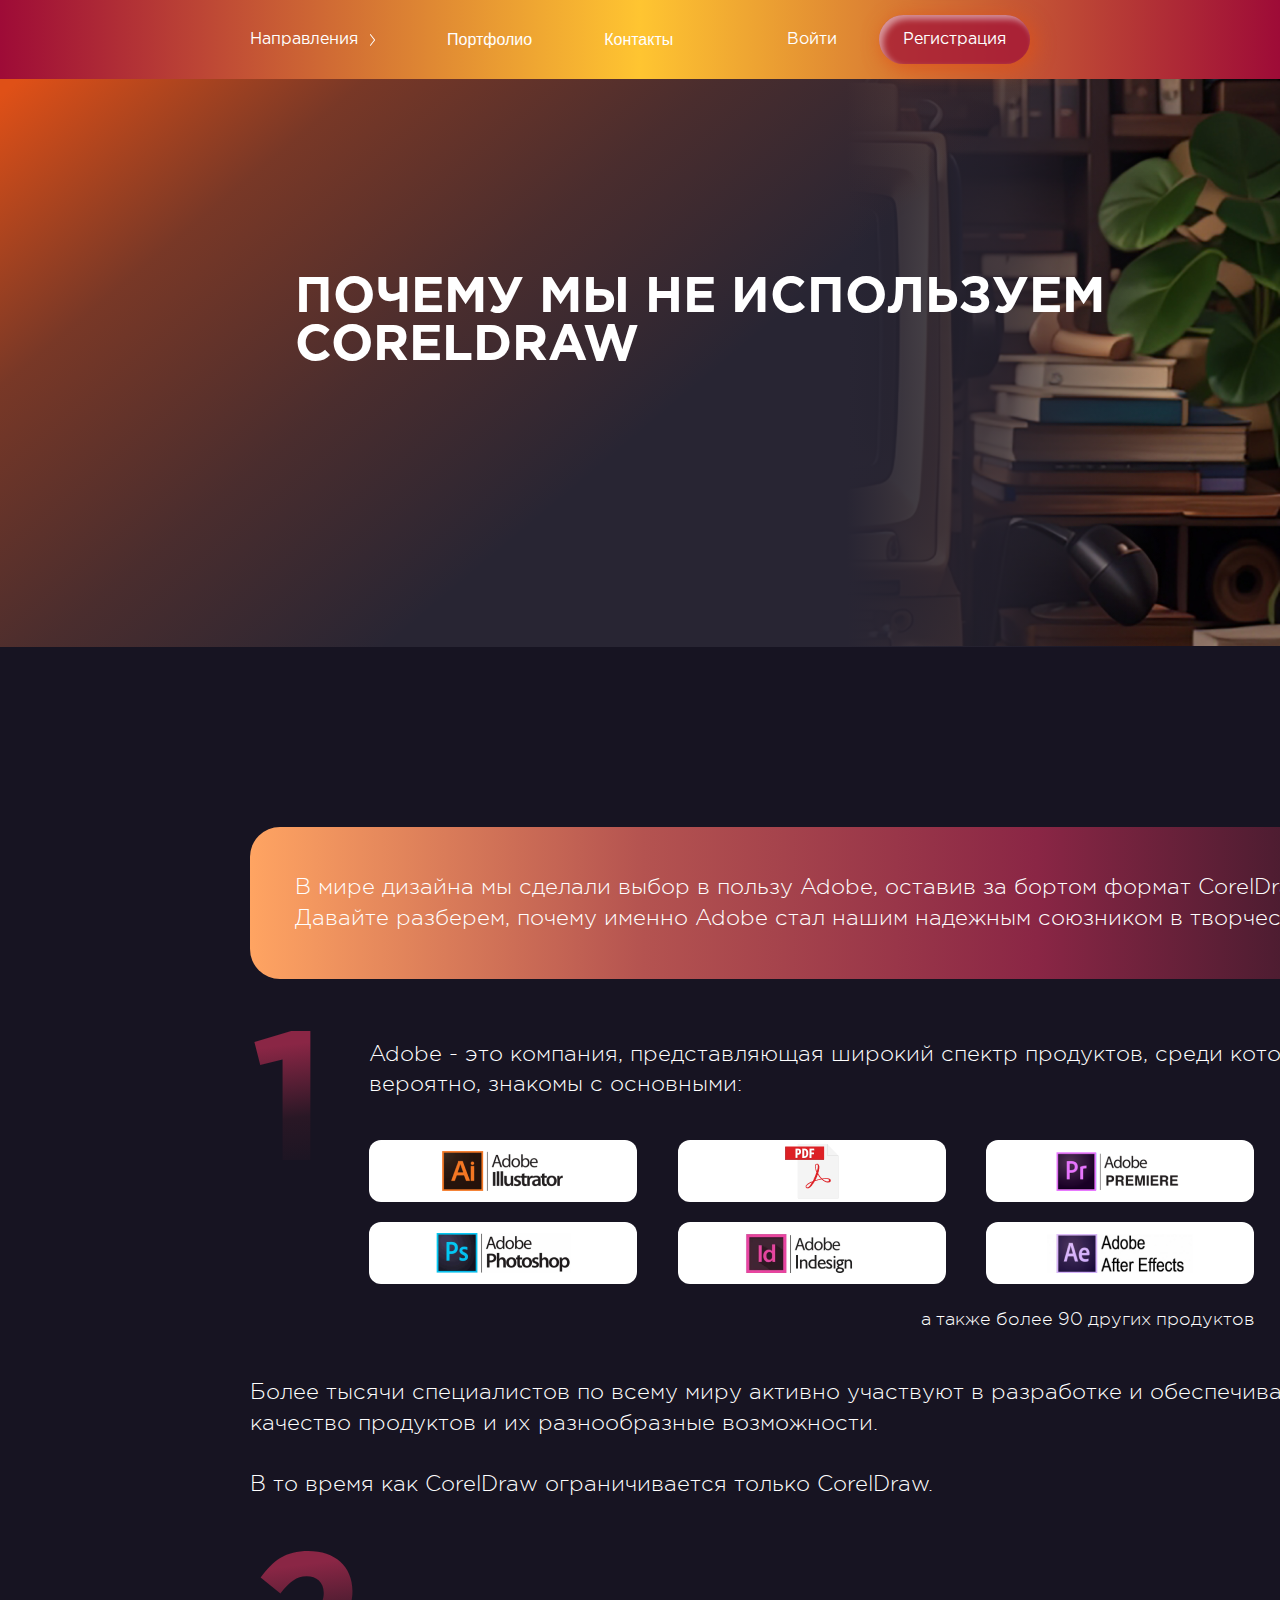
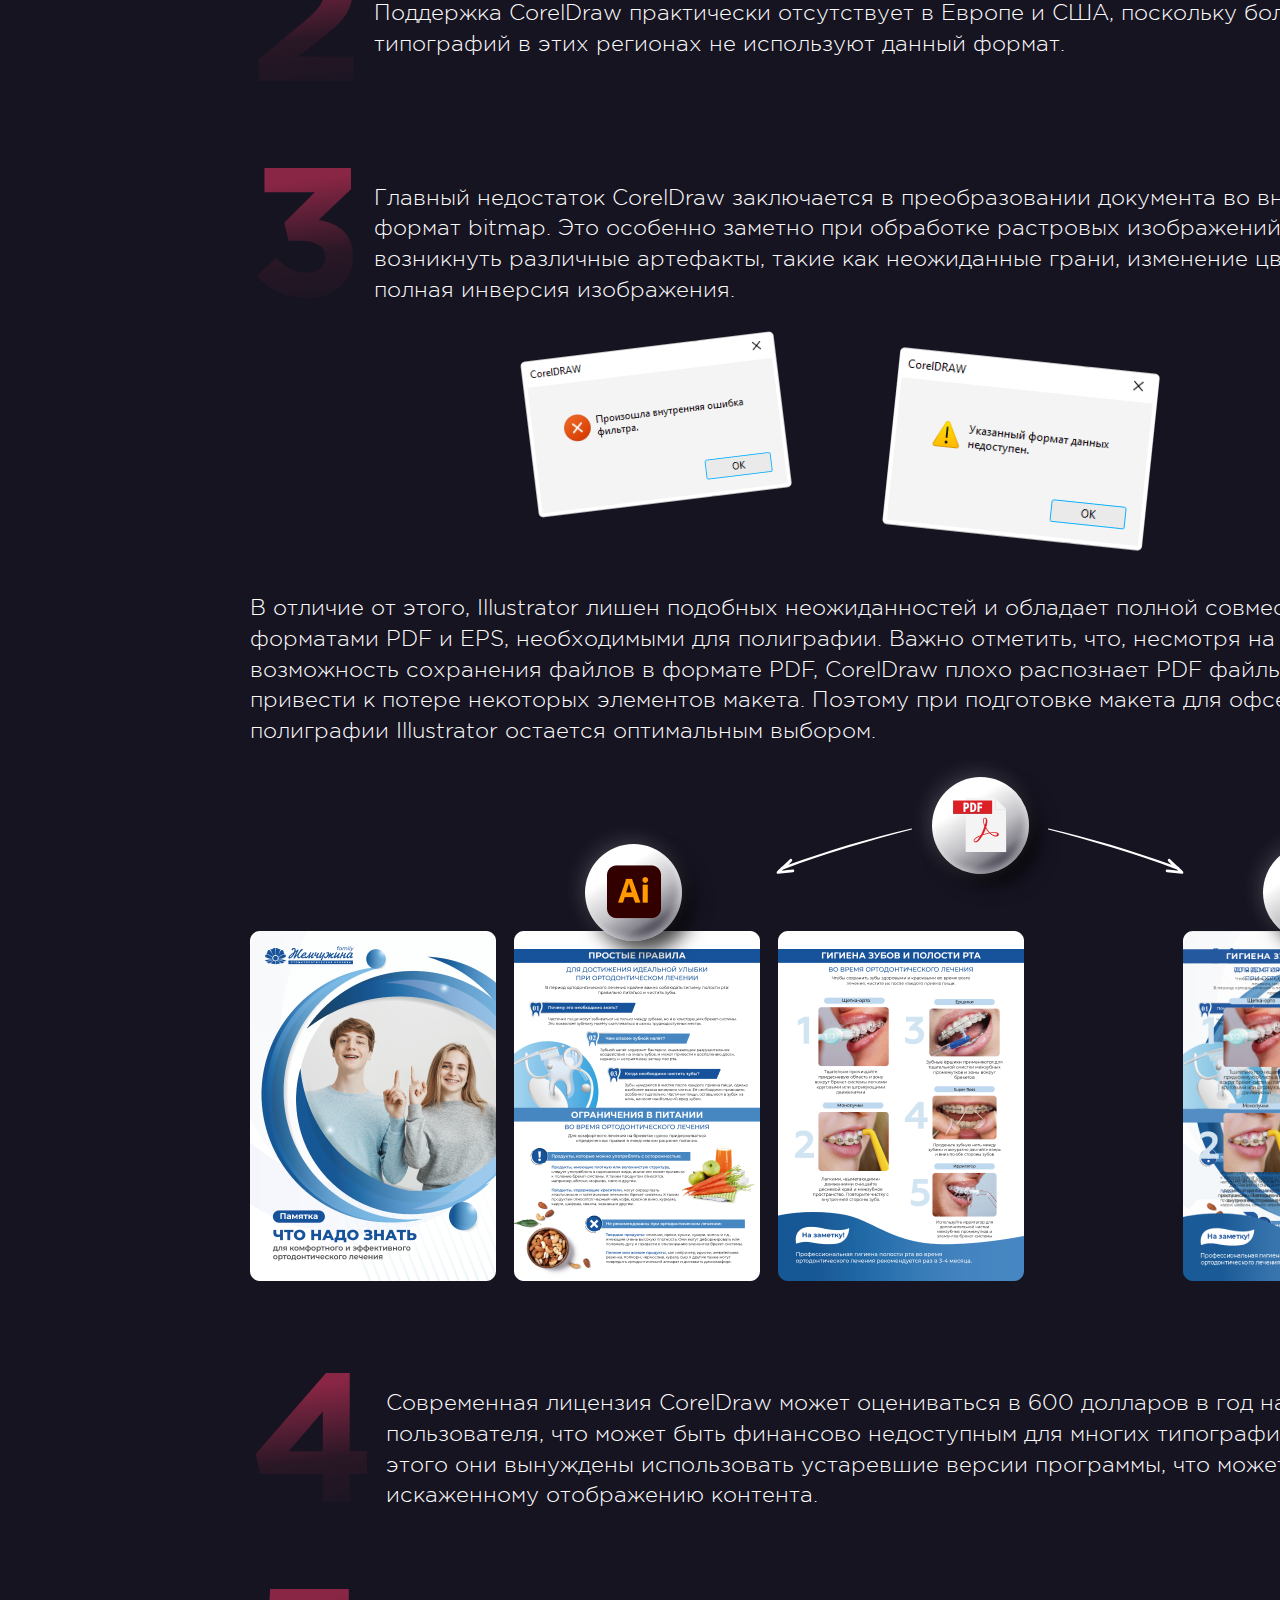
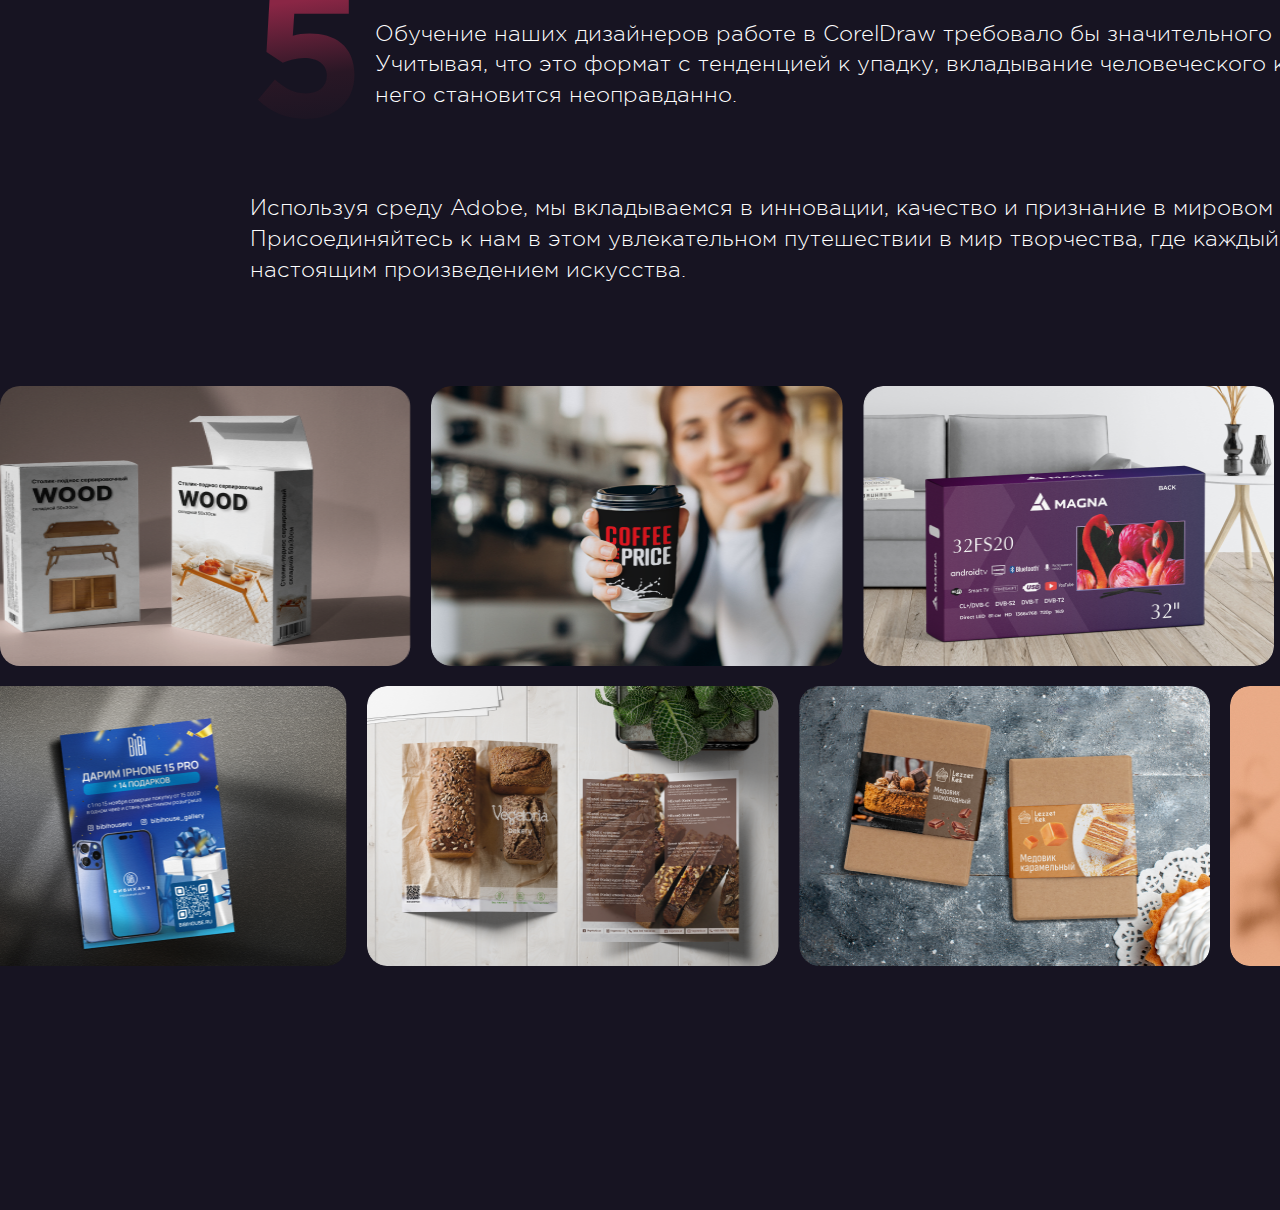
<file: 1/Rus2/index.html>
<!-- Захаров Александр -->

<!DOCTYPE html>
<html lang="ru">
<head>
    <link rel="stylesheet" href="./css/style.css">
    <meta charset="UTF-8">
    <meta name="viewport" content="width=device-width, initial-scale=1.0">
    <title>Главная</title>
</head>
<body>
    
    <header class="header">
        <ul>
            <li>
                <a href="#">Направления 
                    <svg width="5" height="12" viewBox="0 0 5 12" fill="none" xmlns="http://www.w3.org/2000/svg">
                        <path d="M5 5.99997C5 6.13947 4.95927 6.27911 4.87792 6.38561L2.79459 9.11288L0.711272 11.8401C0.548461 12.0533 0.284816 12.0533 0.122109 11.8401C-0.0405988 11.627 -0.040703 11.2819 0.122109 11.0689L3.99417 5.99998L0.122108 0.931072C-0.0407034 0.717937 -0.0407034 0.3728 0.122108 0.159801C0.28492 -0.0531998 0.548564 -0.0533362 0.711272 0.1598L4.87792 5.61434C4.95927 5.72084 5 5.86047 5 5.99997Z" fill="white"/>
                    </svg>
                </a>
            </li>
            <li><a href="#" class="nav-text">Портфолио</a></li>
            <li><a href="#" class="nav-text">Контакты</a></li>
        </ul>

        <ul class="block-auth-register">
            <li><a href="#">Войти</a></li>
            <li><a href="#" class="btn-register">Регистрация</a></li>
        </ul>
    </header>

    <main>
        <div class="main-block">
            <div class="text-overlay">
                <h2>почему мы не используем coreldraw</h2>
            </div>
            
            <img src="./img/virtual-reality-scenes-depicting-global-connection.png" alt="img">
        </div>

        <div class="all-description-block">

            <!-- Список и заметка-->
            <div class="all-description">

                <!-- Заметка -->
                <div class="note-block">
                    <p>В мире дизайна мы сделали выбор в пользу Adobe, оставив за бортом формат CorelDraw. Давайте разберем, почему именно Adobe стал нашим надежным союзником в творчестве.</p>
                </div>

                <div class="onle-block-style-description">
                    <div class="num-style-description">
                        <p>1</p>
                    </div>

                    <div class="block-description">
                        <p>Adobe - это компания, представляющая широкий спектр продуктов, среди которых вы, вероятно, знакомы с основными:</p>
                        
                        <div class="all-logo-tech-text">
                            <div class="all-logo-tech">
                                <div class="logo-tech">
                                    <img src="./logo/logo-1.png" alt="logo-tech">
                                </div>
    
                                <div class="logo-tech">
                                    <img src="./logo/logo-2.png" alt="logo-tech">
                                </div>
    
                                <div class="logo-tech">
                                    <img src="./logo/logo-3.png" alt="logo-tech">
                                </div>
    
                                <div class="logo-tech">
                                    <img src="./logo/logo-4.png" alt="logo-tech">
                                </div>
    
                                <div class="logo-tech">
                                    <img src="./logo/logo-5.png" alt="logo-tech">
                                </div>
    
                                <div class="logo-tech">
                                    <img src="./logo/logo-6.png" alt="logo-tech">
                                </div>
                            </div>
                            <p>а также более 90 других продуктов</p>
                        </div>
                        
                    </div>
                </div>

                <p class="additional-description">Более тысячи специалистов по всему миру активно участвуют в разработке и обеспечивают высокое качество продуктов и их разнообразные возможности. <br><br>
                    В то время как CorelDraw ограничивается только CorelDraw.</p>

                <div class="onle-block-style-description">
                    <div class="num-style-description">
                        <p>2</p>
                    </div>

                    <div class="num-two-tree-block-description">
                        <p>Поддержка CorelDraw практически отсутствует в Европе и США, поскольку более 98% типографий в этих регионах не используют данный формат.</p>                    
                    </div>
                </div>

                <div class="onle-block-style-description">
                    <div class="num-style-description">
                        <p>3</p>
                    </div>

                    <div class="num-two-tree-block-description">
                        <p>Главный недостаток CorelDraw заключается в преобразовании документа во внутренний формат bitmap. Это особенно заметно при обработке растровых изображений, где могут возникнуть различные артефакты, такие как неожиданные грани, изменение цветов или полная инверсия изображения.</p>                    
                    </div>
                </div>

                <div class="all-error">
                    <img src="./img/CorelDRW_gIEIFd6TrD.png" alt="img-error" class="img-error-1">
                    <img src="./img/CorelDRW_D3JGGZr4jt.png" alt="img-error" class="img-error-2">
                </div>

                <p class="additional-description">В отличие от этого, Illustrator лишен подобных неожиданностей и обладает полной совместимостью с форматами PDF и EPS, необходимыми для полиграфии. Важно отметить, что, несмотря на возможность сохранения файлов в формате PDF, CorelDraw плохо распознает PDF файлы, что может привести к потере некоторых элементов макета. Поэтому при подготовке макета для офсетной полиграфии Illustrator остается оптимальным выбором.</p>
                
                <div class="img-shar-logo-arrow">
                    <svg width="137" height="46" viewBox="0 0 137 46" fill="none" xmlns="http://www.w3.org/2000/svg" class="arrow-left">
                        <path d="M0.997898 43.4371C2.10383 42.3862 3.19883 41.3465 4.30477 40.2956C4.37713 39.95 4.55001 39.6361 4.87983 39.4086C5.47352 38.9992 6.01148 38.5796 6.56072 38.1709L13.9192 31.1873C15.2223 29.9555 17.0734 31.7712 15.9166 33.123C14.8145 34.4183 13.6444 35.6258 12.4509 36.767C52.8159 22.708 93.7044 10.1412 135.407 0.617642C136.05 0.474191 136.32 1.43679 135.679 1.60247C92.2144 12.9207 49.1394 25.6664 7.09101 41.5077C6.7079 41.8804 6.30257 42.2535 5.91946 42.6263C9.57013 42.2689 13.2208 41.9115 16.8827 41.565C18.6806 41.4034 18.6907 44.1705 16.9264 44.3426C11.9668 44.854 7.00644 45.3209 2.0352 45.799C0.825712 45.9181 0.154421 44.2171 0.99754 43.4149L0.997898 43.4371Z" fill="white"/>
                    </svg>
                    <div class="shar-logo">
                        <img src="./logo/logo-2.png" alt="logo">
                    </div>
                    <svg width="137" height="46" viewBox="0 0 137 46" fill="none" xmlns="http://www.w3.org/2000/svg" class="arrow-right">
                        <path d="M0.997898 43.4371C2.10383 42.3862 3.19883 41.3465 4.30477 40.2956C4.37713 39.95 4.55001 39.6361 4.87983 39.4086C5.47352 38.9992 6.01148 38.5796 6.56072 38.1709L13.9192 31.1873C15.2223 29.9555 17.0734 31.7712 15.9166 33.123C14.8145 34.4183 13.6444 35.6258 12.4509 36.767C52.8159 22.708 93.7044 10.1412 135.407 0.617642C136.05 0.474191 136.32 1.43679 135.679 1.60247C92.2144 12.9207 49.1394 25.6664 7.09101 41.5077C6.7079 41.8804 6.30257 42.2535 5.91946 42.6263C9.57013 42.2689 13.2208 41.9115 16.8827 41.565C18.6806 41.4034 18.6907 44.1705 16.9264 44.3426C11.9668 44.854 7.00644 45.3209 2.0352 45.799C0.825712 45.9181 0.154421 44.2171 0.99754 43.4149L0.997898 43.4371Z" fill="white"/>
                    </svg>
                </div>

                <div class="two-shar-logo">
                    <div class="shar-logo"> 
                        <img src="./logo/logo-7.png" alt="logo">
                    </div>

                    <div class="shar-logo">
                        <img src="./logo/logo-8.png" alt="logo">
                    </div>
                </div>

                <div class="all-booklets">
                    <div class="tree-booklets">
                        <img src="./img/img-b-1.png" alt="img-b">
                        <img src="./img/img-b-2.png" alt="img-b">
                        <img src="./img/img-b-3.png" alt="img-b">
                    </div>
                    <img src="./img/img-b-4.png" alt="img-b">
                </div>

                <div class="onle-block-style-description">
                    <div class="num-style-description">
                        <p>4</p>
                    </div>

                    <div class="num-two-tree-block-description">
                        <p>Современная лицензия CorelDraw может оцениваться в 600 долларов в год на одного пользователя, что может быть финансово недоступным для многих типографий. Из-за этого они вынуждены использовать устаревшие версии программы, что может привести к искаженному отображению контента.</p>                    
                    </div>
                </div>

                <div class="onle-block-style-description">
                    <div class="num-style-description">
                        <p>5</p>
                    </div>

                    <div class="num-two-tree-block-description">
                        <p>Обучение наших дизайнеров работе в CorelDraw требовало бы значительного времени. Учитывая, что это формат с тенденцией к упадку, вкладывание человеческого капитала в него становится неоправданно.</p>                    
                    </div>
                </div>

                <p class="additional-description" style="width: 1355px;">​​Используя среду Adobe, мы вкладываемся в инновации, качество и признание в мировом масштабе. Присоединяйтесь к нам в этом увлекательном путешествии в мир творчества, где каждый проект становится настоящим произведением искусства.</p>

            </div>

            <!-- Правый блок - лента -->
            <div class="right-info-block">
                <div class="info-card info-card-img-1">
                    <div class="btn-text-arrow">
                        <div class="btn-text">
                            <p class="text-info">почему мы не используем <br> <span>CorelDraw</span></p>
                        </div>
                        <a href="#" class="arrow-right-card">
                            <svg width="17" height="6" viewBox="0 0 17 6" fill="none" xmlns="http://www.w3.org/2000/svg">
                                <path d="M1.43628 2.47901C1.17214 2.47901 0.958018 2.69314 0.958018 2.95728C0.958018 3.22141 1.17214 3.43554 1.43628 3.43554L1.43628 2.47901ZM16.7406 2.95728L11.958 0.196035V5.71852L16.7406 2.95728ZM1.43628 3.43554L12.4363 3.43554V2.47901L1.43628 2.47901L1.43628 3.43554Z" fill="white"/>
                            </svg>
                        </a>  
                    </div>
                </div>

                <div class="info-card info-card-img-2">
                    <div class="btn-text-arrow">
                        <div class="btn-text">
                            <p class="text-info">в команде Creat работают <br> <span>только лучшие</span></p>
                        </div>
                        <a href="#" class="arrow-right-card">
                            <svg width="17" height="6" viewBox="0 0 17 6" fill="none" xmlns="http://www.w3.org/2000/svg">
                                <path d="M1.43628 2.47901C1.17214 2.47901 0.958018 2.69314 0.958018 2.95728C0.958018 3.22141 1.17214 3.43554 1.43628 3.43554L1.43628 2.47901ZM16.7406 2.95728L11.958 0.196035V5.71852L16.7406 2.95728ZM1.43628 3.43554L12.4363 3.43554V2.47901L1.43628 2.47901L1.43628 3.43554Z" fill="white"/>
                            </svg>
                        </a>  
                    </div>
                </div>

                <div class="info-card info-card-img-3">
                    <div class="btn-text-arrow">
                        <div class="btn-text">
                            <p class="text-info">откуда мы черпаем идеи <br> <span>для дизайна</span></p>
                        </div>
                        <a href="#" class="arrow-right-card">
                            <svg width="17" height="6" viewBox="0 0 17 6" fill="none" xmlns="http://www.w3.org/2000/svg">
                                <path d="M1.43628 2.47901C1.17214 2.47901 0.958018 2.69314 0.958018 2.95728C0.958018 3.22141 1.17214 3.43554 1.43628 3.43554L1.43628 2.47901ZM16.7406 2.95728L11.958 0.196035V5.71852L16.7406 2.95728ZM1.43628 3.43554L12.4363 3.43554V2.47901L1.43628 2.47901L1.43628 3.43554Z" fill="white"/>
                            </svg>
                        </a>  
                    </div>
                </div>

                <div class="info-card info-card-img-2">
                    <div class="btn-text-arrow">
                        <div class="btn-text">
                            <p class="text-info">в команде Creat работают <br> <span>только лучшие</span></p>
                        </div>
                        <a href="#" class="arrow-right-card">
                            <svg width="17" height="6" viewBox="0 0 17 6" fill="none" xmlns="http://www.w3.org/2000/svg">
                                <path d="M1.43628 2.47901C1.17214 2.47901 0.958018 2.69314 0.958018 2.95728C0.958018 3.22141 1.17214 3.43554 1.43628 3.43554L1.43628 2.47901ZM16.7406 2.95728L11.958 0.196035V5.71852L16.7406 2.95728ZM1.43628 3.43554L12.4363 3.43554V2.47901L1.43628 2.47901L1.43628 3.43554Z" fill="white"/>
                            </svg>
                        </a>  
                    </div>
                </div>
            </div>
        </div>

        <div class="slider">
            <div class="slides-lvl-1 slider-animation">
                <img src="./img/slider-1.png" alt="img-slider" class="slide">
                <img src="./img/slider-2.png" alt="img-slider" class="slide">
                <img src="./img/slider-3.png" alt="img-slider" class="slide">
                <img src="./img/slider-4.png" alt="img-slider" class="slide">
                <img src="./img/slider-5.png" alt="img-slider" class="slide">
                <img src="./img/slider-1.png" alt="img-slider" class="slide">
                <img src="./img/slider-2.png" alt="img-slider" class="slide">
                <img src="./img/slider-3.png" alt="img-slider" class="slide">
                <img src="./img/slider-4.png" alt="img-slider" class="slide">
                <img src="./img/slider-5.png" alt="img-slider" class="slide">
            </div>

            <div class="slides-lvl-2 slider-animation">
                <img src="./img/slider-6.png" alt="img-slider" class="slide">
                <img src="./img/slider-7.png" alt="img-slider" class="slide">
                <img src="./img/slider-8.png" alt="img-slider" class="slide">
                <img src="./img/slider-9.png" alt="img-slider" class="slide">
                <img src="./img/slider-10.png" alt="img-slider" class="slide">
                <img src="./img/slider-6.png" alt="img-slider" class="slide">
                <img src="./img/slider-7.png" alt="img-slider" class="slide">
                <img src="./img/slider-8.png" alt="img-slider" class="slide">
                <img src="./img/slider-9.png" alt="img-slider" class="slide">
                <img src="./img/slider-10.png" alt="img-slider" class="slide">
            </div>
        </div>
    </main>
</body>
</html>
</file>
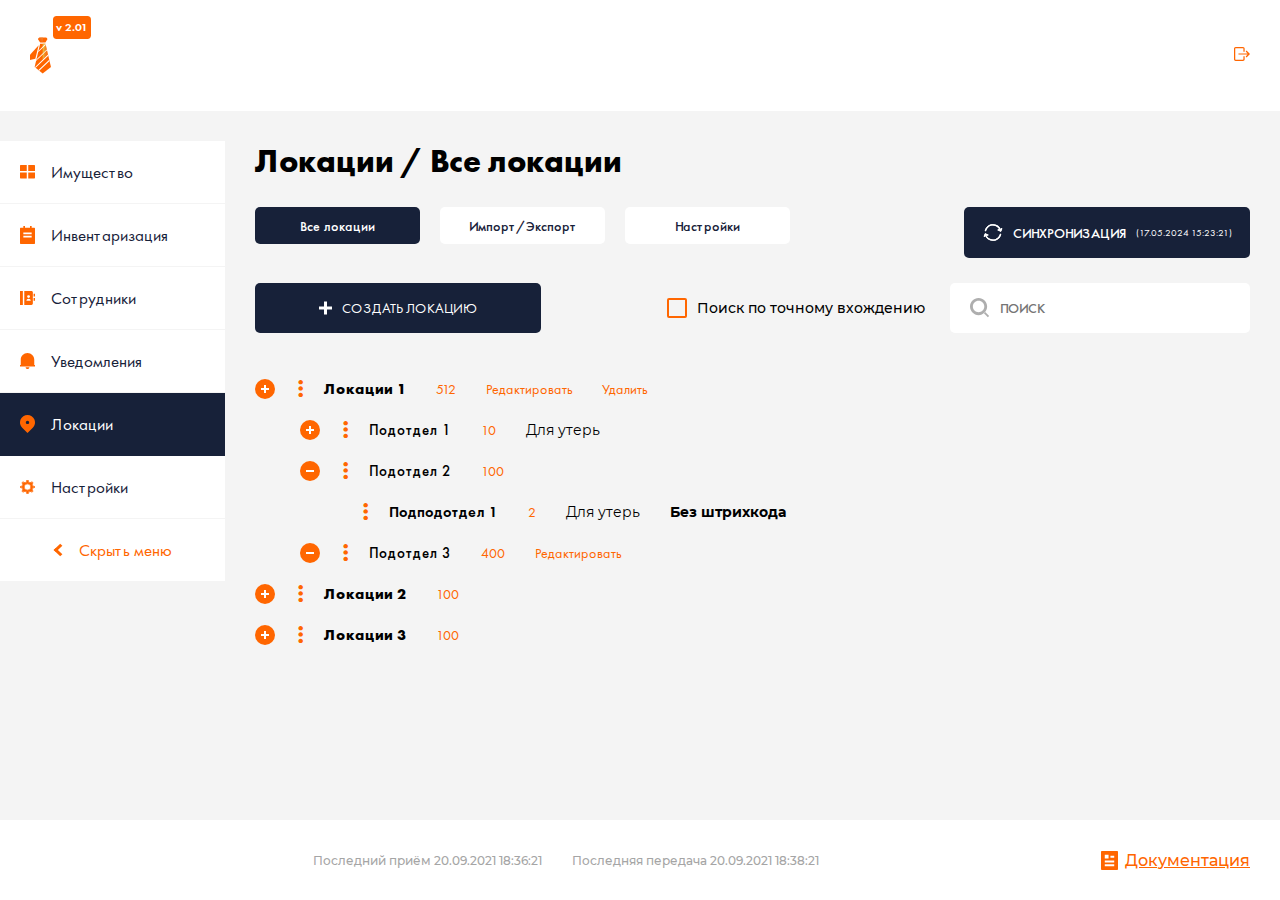
<file: 2/project/index.html>
<!DOCTYPE html>
<html lang="en">
<head>
    <link rel="stylesheet" href="./css/style.css">

    <meta charset="UTF-8">
    <meta name="viewport" content="width=device-width, initial-scale=1.0">
    <title>Локации</title>
</head>
<body>

    <div class="wrapper">

        <header class="header">
            <div class="logo">
                <img src="./icon/logo.svg" alt="logo">
                <div>
                    v 2.01
                </div>
            </div>
            
            <div class="exit">
                <div>
                    <a href="">
                        <img src="./icon/exit.svg">
                    </a>
                    
                </div>
            </div>
        </header>
    
        <div class="main">
            <nav class="nav">
                <ul>
                    <li><a href="#"><img src="./icon/icon-1.svg" alt="icon"> Имущество</a></li>
                    <li><a href="#"><img src="./icon/icon-2.svg" alt="icon"> Инвентаризация</a></li>
                    <li><a href="#"><img src="./icon/icon-3.svg" alt="icon"> Сотрудники</a></li>
                    <li><a href="#"><img src="./icon/icon-4.svg" alt="icon"> Уведомления</a></li>
                    <li class="icon-active"><a href="index.html"><img src="icon/icon-5.svg" alt="icon"> Локации</a></li>
                    <li><a href="table.html"><img src="icon/icon-6.svg" alt="icon"> Настройки</a></li>
                    <li style="border: 0;">
                        <div class="nav-back">
                            <a href="#"><img src="./icon/left.svg" alt="icon">Скрыть меню</a>
                        </div>
                    </li>
                </ul>
                
                
            </nav>
    
            <div class="index-main">
                <h1>Локации / Все локации</h1>
                <div class="btn-local">
                    <div class="btn-local-left">
                        <a href="#" class="btn-active">Все локации</a>
                        <a href="#">Импорт/Экспорт</a>
                        <a href="#">Настройки</a>
                    </div>
                    <div class="btn-local-right">
                        <a href="#"><img src="./icon/icon-update.svg" alt="icon-update"> синхронизация <p>(17.05.2024 15:23:21)</p></a>
                    </div>
                </div>
                <div class="btn-add-search">
                    <div class="btn-add">
                        <a href="#" id="btn-add-local"><img src="./icon/plus.svg">Создать локацию</a>
                    </div>
                    <div class="search-cheackbox">
                        <div class="cheackbox">
                            <input type="checkbox" id="checkbox" class="hidder-checkbox">
                            <label>Поиск по точному вхождению</label>
                        </div>
                        <div class="search">
                            <img src="./icon/search.svg">
                            <input type="text" placeholder="Поиск">
                        </div>
                    </div>
                </div>
    
                <div class="info-local">
    
                    <div class="info-local-info-lvl-1">
                        <div class="plus-minus">
                            <a href="#" class="plus" id="plus-minus"></a>
                        </div>
                        <div class="three-dots">
                            <a href="#" class="tree">•••</a>
                        </div>
                        <p>Локации 1</p>
                        <span>512</span>
                        <span><a href="#" id ="btn-red-local">Редактировать</a></span>
                        <span><a href="">Удалить</a></span>
                    </div>
    
                    <div class="info-local-info-lvl-2">
                        <div class="plus-minus">
                            <a href="#" class="plus" id="plus-minus"></a>
                        </div>
                        <div class="three-dots">
                            <a href="#" class="tree">•••</a>
                        </div>
                        <p>Подотдел 1</p>
                        <span>10</span>
                        <label>Для утерь</label>
                    </div>
    
                    <div class="info-local-info-lvl-2">
                        <div class="plus-minus">
                            <a href="#" class="minus" id="plus-minus"></a>
                        </div>
                        <div class="three-dots">
                            <a href="#" class="tree">•••</a>
                        </div>
                        <p>Подотдел 2</p>
                        <span>100</span>
                    </div>
    
                    <div class="info-local-info-lvl-3">
                        <div class="three-dots">
                            <a href="#" class="tree">•••</a>
                        </div>
                        <p>Подподотдел 1</p>
                        <span>2</span>
                        <label>Для утерь</label>
                        <label class="label-info-2">Без штрихкода</label>
                    </div>
    
                    <div class="info-local-info-lvl-2">
                        <div class="plus-minus">
                            <a href="#" class="minus" id="plus-minus"></a>
                        </div>
                        <div class="three-dots">
                            <a href="#" class="tree">•••</a>
                        </div>
                        <p>Подотдел 3</p>
                        <span>400</span>
                        <span><a href="#" id ="btn-red-local">Редактировать</a></span>
                    </div>
    
                    <div class="info-local-info-lvl-1">
                        <div class="plus-minus">
                            <a href="#" class="plus" id="plus-minus"></a>
                        </div>
                        <div class="three-dots">
                            <a href="#" class="tree">•••</a>
                        </div>
                        <p>Локации 2</p>
                        <span>100</span>
                    </div>
    
                    <div class="info-local-info-lvl-1">
                        <div class="plus-minus">
                            <a href="#" class="plus" id="plus-minus"></a>
                        </div>
                        <div class="three-dots">
                            <a href="#" class="tree">•••</a>
                        </div>
                        <p>Локации 3</p>
                        <span>100</span>
                    </div>
                </div>
            </div>
        </div>

        <div id="main-add-local" class="main-add-local">
            <div class="modal-content">
                <h3>Создать локацию</h3>
                <div class="modal-content-add-input">

                    <input type="text" placeholder="Название">
                    <input type="text" placeholder="Штрихкод">
                    <input type="text" placeholder="RFID">
                    <form>
                        <select name="Вложенность" class="list-style-add">
                            <option value="" disabled selected>Вложенность</option>
                            <option value="1">Название</option>
                            <option value="2">Название</option>
                            <option value="2">Название</option>
                        </select>
                    </form>
                </div>

                <div class="dop-info">
                    <div>
                        <span>Виртуальная локация</span>
                        <label class="switch">
                            <input type="checkbox">
                            <span class="slider"></span>
                        </label>
                    </div>

                    <div>
                        <span>Локация для утерь</span>
                        <label class="switch">
                            <input type="checkbox">
                            <span class="slider"></span>
                        </label>
                    </div>

                </div>

                <div class="all-two-btn-window-add">
                    <a href="#" class="save-window-add"><img src="./icon/save.svg">Создать</a>
                    <a href="#" class="close-window-add" id="close-window-add">Отменить</a>
                </div>
            </div>
        </div>

        <div id = "main-red-local" class="main-red-local">
            <div class="modal-content">
                <h3>Изменить локацию %название%</h3>
                <div class="title-input-red">
                    <h4>Название</h4>
                    <input type="text" value="Локация 11">
                </div>
                <div class="title-input-red">
                    <h4>Штрихкод</h4>
                    <input type="text" value="1123123123123">
                </div>
                <div class="title-input-red">
                    <h4>RFID</h4>
                    <input type="text" value="1123123123123">
                </div>
                <div class="title-input-red">
                    <h4>Вложенность</h4>
                    <form>
                        <select name="Вложенность" class="list-style-add">
                            <option value="1">Локации1</option>
                            <option value="2">Локации2</option>
                            <option value="2">Локации3</option>
                        </select>
                    </form>
                </div>
                <div class="dop-info">
                    <div>
                        <span>Виртуальная локация</span>
                        <label class="switch">
                            <input type="checkbox">
                            <span class="slider"></span>
                        </label>
                    </div>

                    <div>
                        <span>Локация для утерь</span>
                        <label class="switch">
                            <input type="checkbox">
                            <span class="slider"></span>
                        </label>
                    </div>
                </div>
                <div class="tree-btn-red">
                    <div class="two-btn-red">
                        <a href="">Удалить</a>
                        <a href="" class="btn-close-red">Отменить</a>
                    </div>
                    <a href="" class="btn-save-red"><img src="./icon/save.svg">Сохранить</a>
                </div>
            </div>
        </div>
    
        <footer class="footer">
            <div></div>
            <div class="footer-text">
                <p>Последний приём 20.09.2021 18:36:21</p>
                <p>Последняя передача  20.09.2021 18:38:21</p>
            </div>
            <div class="doc">
                <img src="./icon/dokc.svg">
                <a href="#">Документация</a>
            </div>
        </footer>

    </div>
    
    <script src="./js/script.js"></script>
</body>
</html>
</file>
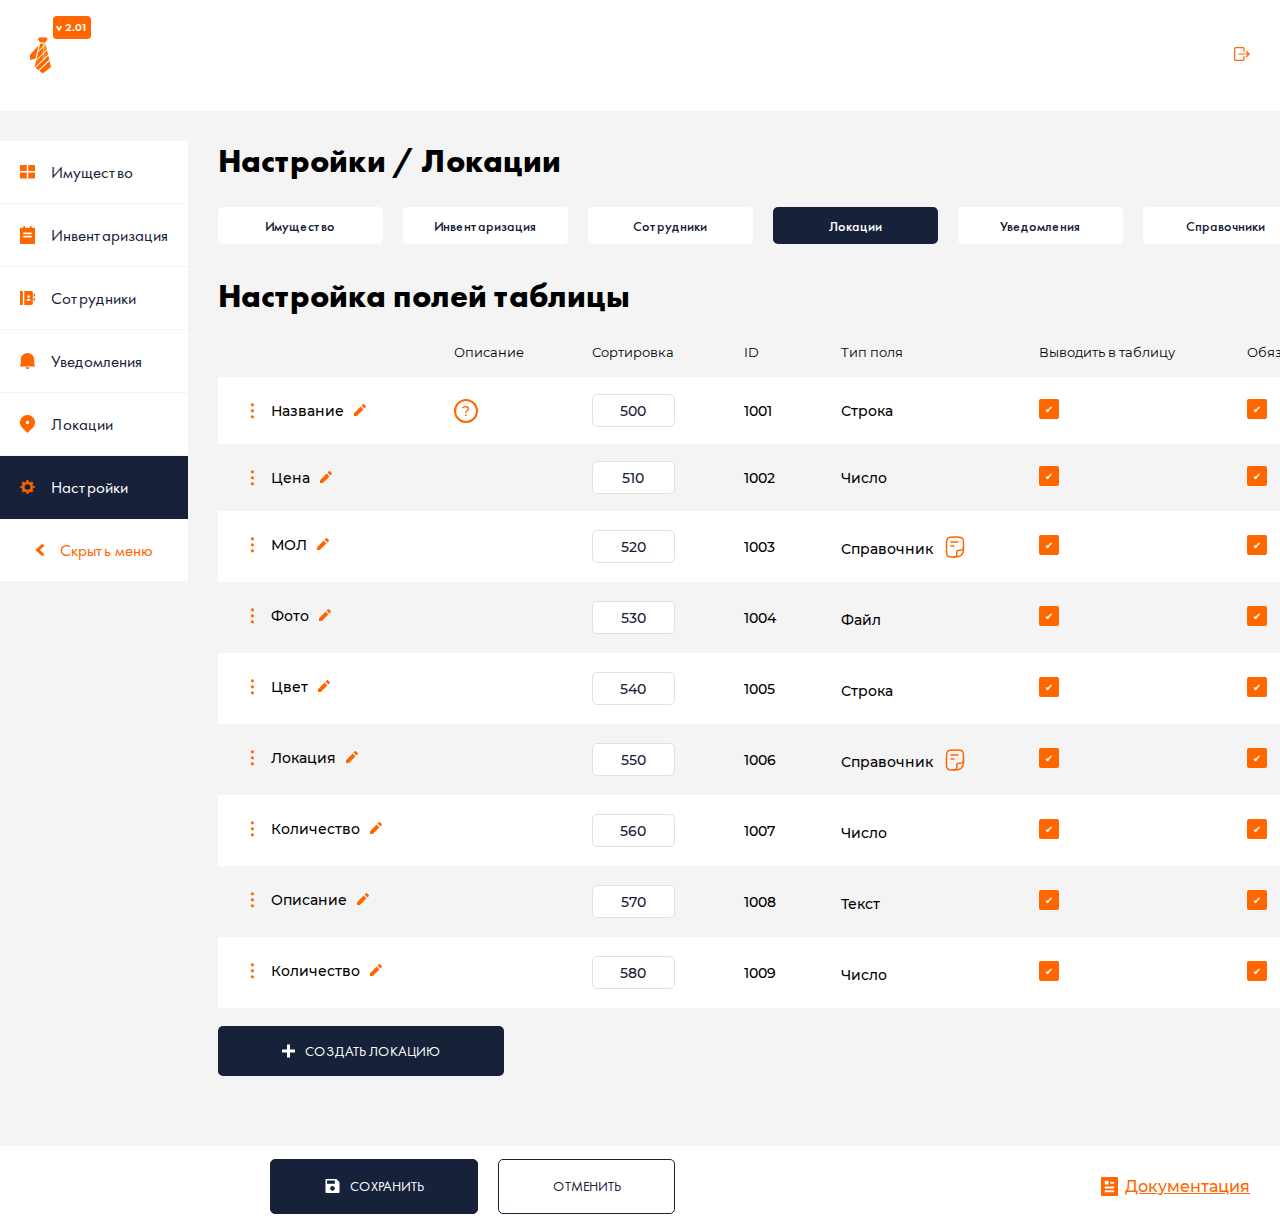
<file: 2/project/table.html>
<!DOCTYPE html>
<html lang="en">
<head>
    <link rel="stylesheet" href="./css/style.css">

    <meta charset="UTF-8">
    <meta name="viewport" content="width=device-width, initial-scale=1.0">
    <title>Настройки</title>
</head>
<body>

    <div class="wrapper">

        <header class="header">
            <div class="logo">
                <img src="./icon/logo.svg" alt="logo">
                <div>
                    v 2.01
                </div>
            </div>
            
            <div class="exit">
                <div>
                    <a href="">
                        <img src="./icon/exit.svg">
                    </a>
                    
                </div>
            </div>
        </header>
        
        <div class="main">

            <nav class="nav">
                <ul>
                    <li><a href="#"><img src="./icon/icon-1.svg" alt="icon"> Имущество</a></li>
                    <li><a href="#"><img src="icon/icon-2.svg" alt="icon"> Инвентаризация</a></li>
                    <li><a href="#"><img src="icon/icon-3.svg" alt="icon"> Сотрудники</a></li>
                    <li><a href="#"><img src="icon/icon-4.svg" alt="icon"> Уведомления</a></li>
                    <li><a href="index.html"><img src="icon/icon-5.svg" alt="icon"> Локации</a></li>
                    <li class="icon-active"><a href="#"><img src="icon/icon-6.svg" alt="icon"> Настройки</a></li>
                    <li style="border: 0;">
                        <div class="nav-back">
                            <a href="#"><img src="./icon/left.svg" alt="icon">Скрыть меню</a>
                        </div>
                    </li>
                </ul>
            </nav>

            <div class="index-main">
                <h1>Настройки / Локации</h1>
                <div class="btn-local">
                    <div class="btn-local-left">
                        <a href="#">Имущество</a>
                        <a href="#">Инвентаризация</a>
                        <a href="#">Сотрудники</a>
                        <a href="#" class="btn-active">Локации</a>
                        <a href="#">Уведомления</a>
                        <a href="#">Справочники</a>
                        <a href="#">Пользователь</a>
                    </div>
                </div>
                <h2>Настройка полей таблицы</h2>
                <table>
                    <thead>
                        <tr>
                            <th></th>
                            <th>Описание</th>
                            <th>Сортировка</th>
                            <th>ID</th>
                            <th>Тип поля</th>
                            <th>Выводить в таблицу</th>
                            <th>Обязательно</th>
                            <th>Удалить</th>
                        </tr>
                    </thead>
                    <tbody>
                        <tr>
                            <td class="td">
                                <div class="three-dots-td">
                                    <a href="#" class="tree">•••</a>
                                </div>
                                Название
                                <a href="#"><img src="./icon/pen.svg"></a>
                            </td>
                            <td><a href="#" class="question">?</a></td>
                            <td><input type="text" value="500"></td>
                            <td>1001</td>
                            <td>Строка</td>
                            <td><input type="checkbox" checked></td>
                            <td><input type="checkbox" checked></td>
                            <td></td>
                        </tr>

                        <tr>
                            <td class="td">
                                <div class="three-dots-td">
                                    <a href="#" class="tree">•••</a>
                                </div>
                                Цена
                                <a href="#"><img src="./icon/pen.svg"></a>
                            </td>
                            <td></td>
                            <td><input type="text" value="510"></td>
                            <td>1002</td>
                            <td>Число</td>
                            <td><input type="checkbox" checked></td>
                            <td><input type="checkbox" checked></td>
                            <td><input type="checkbox" checked></td>
                        </tr>

                        <tr>
                            <td class="td">
                                <div class="three-dots-td">
                                    <a href="#" class="tree">•••</a>
                                </div>
                                МОЛ
                                <a href="#"><img src="./icon/pen.svg"></a>
                            </td>
                            <td></td>
                            <td><input type="text" value="520"></td>
                            <td>1003</td>
                            <td class="td">Справочник <a href="#"><img src="./icon/file.svg"></a></td>
                            <td><input type="checkbox" checked></td>
                            <td><input type="checkbox" checked></td>
                            <td><input type="checkbox"></td>
                        </tr>

                        <tr>
                            <td class="td">
                                <div class="three-dots-td">
                                    <a href="#" class="tree">•••</a>
                                </div>
                                Фото
                                <a href="#"><img src="./icon/pen.svg"></a>
                            </td>
                            <td></td>
                            <td><input type="text" value="530"></td>
                            <td>1004</td>
                            <td class="td">Файл</td>
                            <td><input type="checkbox" checked></td>
                            <td><input type="checkbox" checked></td>
                            <td><input type="checkbox"></td>
                        </tr>

                        <tr>
                            <td class="td">
                                <div class="three-dots-td">
                                    <a href="#" class="tree">•••</a>
                                </div>
                                Цвет
                                <a href="#"><img src="./icon/pen.svg"></a>
                            </td>
                            <td></td>
                            <td><input type="text" value="540"></td>
                            <td>1005</td>
                            <td class="td">Строка</td>
                            <td><input type="checkbox" checked></td>
                            <td><input type="checkbox" checked></td>
                            <td><input type="checkbox"></td>
                        </tr>

                        <tr>
                            <td class="td">
                                <div class="three-dots-td">
                                    <a href="#" class="tree">•••</a>
                                </div>
                                Локация
                                <a href="#"><img src="./icon/pen.svg"></a>
                            </td>
                            <td></td>
                            <td><input type="text" value="550"></td>
                            <td>1006</td>
                            <td class="td">Справочник <a href="#"><img src="./icon/file.svg"></a></td>
                            <td><input type="checkbox" checked></td>
                            <td><input type="checkbox" checked></td>
                            <td><input type="checkbox"></td>
                        </tr>

                        <tr>
                            <td class="td">
                                <div class="three-dots-td">
                                    <a href="#" class="tree">•••</a>
                                </div>
                                Количество
                                <a href="#"><img src="./icon/pen.svg"></a>
                            </td>
                            <td></td>
                            <td><input type="text" value="560"></td>
                            <td>1007</td>
                            <td class="td">Число</td>
                            <td><input type="checkbox" checked></td>
                            <td><input type="checkbox" checked></td>
                            <td><input type="checkbox"></td>
                        </tr>

                        <tr>
                            <td class="td">
                                <div class="three-dots-td">
                                    <a href="#" class="tree">•••</a>
                                </div>
                                Описание
                                <a href="#"><img src="./icon/pen.svg"></a>
                            </td>
                            <td></td>
                            <td><input type="text" value="570"></td>
                            <td>1008</td>
                            <td class="td">Текст</td>
                            <td><input type="checkbox" checked></td>
                            <td><input type="checkbox" checked></td>
                            <td><input type="checkbox"></td>
                        </tr>

                        <tr>
                            <td class="td">
                                <div class="three-dots-td">
                                    <a href="#" class="tree">•••</a>
                                </div>
                                Количество
                                <a href="#"><img src="./icon/pen.svg"></a>
                            </td>
                            <td></td>
                            <td><input type="text" value="580"></td>
                            <td>1009</td>
                            <td class="td">Число</td>
                            <td><input type="checkbox" checked></td>
                            <td><input type="checkbox" checked></td>
                            <td><input type="checkbox"></td>
                        </tr>
                    </tbody>
                </table>
                <div class="btn-add">
                    <a href="#" id="btn-add-local"><img src="./icon/plus.svg">Создать локацию</a>
                </div>
            </div>

        </div>

        <footer class="footer">
            <div class="btn-save-table">
                <a href="#" class="save-table"><img src="./icon/save.svg">Сохранить</a>
                <a href="#" class="close-table">Отменить</a>
            </div>
            <div class="doc">
                <img src="./icon/dokc.svg">
                <a href="#">Документация</a>
            </div>
        </footer>
    </div>
</body>
</html>
</file>
<file: 1/Rus2/css/style.css>
@import url('https://fonts.googleapis.com/css2?family=Abel&display=swap');

@font-face { 
    font-family: "GothamPro";
    src: url("../fonts/GothamProLight/GothamProLight.eot");
    src: url("../fonts/GothamProLight/GothamProLight.eot?#iefix")format("embedded-opentype"),
    url("../fonts/GothamProLight/GothamProLight.woff") format("woff"),
    url("../fonts/GothamProLight/GothamProLight.ttf") format("truetype");
    font-style: normal;
    font-weight: 300;
}

@font-face { 
    font-family: "GothamPro";
    src: url("../fonts/GothamProRegular/GothamProRegular.eot");
    src: url("../fonts/GothamProRegular/GothamProRegular.eot?#iefix")format("embedded-opentype"),
    url("../fonts/GothamProRegular/GothamProRegular.woff") format("woff"),
    url("../fonts/GothamProRegular/GothamProRegular.ttf") format("truetype");
    font-style: normal;
    font-weight: 400;
}

@font-face { 
    font-family: "GothamPro";
    src: url("../fonts/GothamProMedium/GothamProMedium.eot");
    src: url("../fonts/GothamProMedium/GothamProMedium.eot?#iefix")format("embedded-opentype"),
    url("../fonts/GothamProMedium/GothamProMedium.woff") format("woff"),
    url("../fonts/GothamProMedium/GothamProMedium.ttf") format("truetype");
    font-style: normal;
    font-weight: 500;
}

@font-face { 
    font-family: "GothamPro";
    src: url("../fonts/GothamProBold/GothamProBold.eot");
    src: url("../fonts/GothamProBold/GothamProBold.eot?#iefix")format("embedded-opentype"),
    url("../fonts/GothamProBold/GothamProBold.woff") format("woff"),
    url("../fonts/GothamProBold/GothamProBold.ttf") format("truetype");
    font-style: normal;
    font-weight: 700;
}


*{
    margin: 0;
    padding: 0;
    

}

:root{
    --gradient-nav: linear-gradient(90deg, rgb(158, 11, 55), rgb(255, 197, 49), rgb(158, 11, 55));
    --font-family-GothamPro: 'GothamPro', sans-serif;
    --font-family-Abel:"Abel", sans-serif;
}

body{
    font-family: var(--font-family-GothamPro);
    background-color: rgb(23, 20, 34);
}

/* Навигационная */
header{
    display: flex;
    position: relative;
    justify-content: space-between;
    align-items: center;


    padding: 15px 250px;
    background: var(--gradient-nav);

    z-index: 1;
}

header ul{
    display: flex;
    align-items: center;
    list-style: none;

    gap: 72px;

    li a{
        display: inline-flex;
        align-items: center;

        font-weight: 400;

        font-size: 16px;
        color: #FFF;
        text-decoration: none;

        svg{
            margin-left: 12px;
        }
    }
}

.nav-text{
    font-family: var(--font-family-Abel);
}

.block-auth-register{
    gap: 42px;
}

.btn-register{
    display: block;

    padding: 16.5px 24px;
    border-radius: 40px;

    background-color: rgba(158, 11, 55, 0.702);
    box-shadow: inset 4px 4px 6px rgba(255, 255, 255, 0.5),
                4px 4px 20px rgba(223, 80, 23, 0.8);
}

/* Первый блок - Начало */
.main-block{
    display: flex;
    position: relative;
    top: -81px;
    align-items: center;
    justify-content: space-between;

    z-index: 0;

    img{
        margin-left: auto;
    }
}

.text-overlay{
    display: flex;
    position: absolute;
    justify-content: center;
    align-items: center;
    width: 1160px;
    height: 649px;

    background: linear-gradient(140deg, rgb(223, 80, 23, 1) 6%, rgb(223, 80, 23, 0.44), rgb(223, 80, 23, 0.19), rgb(223, 80, 23, 0) 60%),
                linear-gradient(90deg, rgb(40, 37, 51, 1), rgb(40, 37, 51, 1) 73%, rgb(40, 37, 51, 0.741), rgb(40, 37, 51, 0));
    h2{
        width: 820px;
        margin-left: 250px;
        font-size: 50px;
        color: #FFF;

        text-transform: uppercase;
    }
}


/* Список и лента */
.all-description-block{
    display: flex;
    justify-content: space-between;

    gap: 20px;

    margin: 100px 250px;
}

/* Список и Заметка */
.all-description{
    width: 1180px;
}

.note-block{
    width: auto;
    height: auto;
    padding: 45px;
    border-radius: 30px;
    background: linear-gradient(90deg, rgba(255, 164, 98, 1), rgba(180, 83, 80, 1), rgba(138, 38, 69, 1), rgba(41, 23, 37, 1));

    p{
        font-size: 22px;
        font-weight: 300;

        line-height: 30.8px;

        color: #FFF;
    }
}

/* Списки*/

.onle-block-style-description{
    display: flex;
    margin-top: 42px;
}

.num-style-description{    
    margin-right: 10px;

    p{
        font-size: 183px;
        font-weight: 700;
        line-height: 173.3px;

        background: linear-gradient(172.77deg, rgb(138, 38, 69) 15.55%, rgb(41, 23, 37) 56.17%, rgb(23, 20, 34) 90%);
        -webkit-background-clip: text;
        -webkit-text-fill-color: transparent;
    }
}

.block-description{
    margin-top: 18px;
    margin-left: 32px;
    color: #FFF;

    p{
        font-size: 22px;
        font-weight: 300;

        line-height: 30.8px;
    }
}

.all-logo-tech-text{
    margin-top: 40px;
    width: 885px;

    p{
        margin-top: 20px;

        font-size: 18px;
        text-align: end;
    }
}

.all-logo-tech{
    display: flex;
    flex-wrap: wrap;
    justify-content: space-between;
    align-items: center;
    gap: 20px 40px;
}

.logo-tech{
    display: flex;
    justify-content: center;
    align-items: center;

    width: 268px;
    height: 62px;

    border-radius: 12px;
    background-color: #FFF;
}

.additional-description{
    margin-top: 42px;

    font-size: 22px;
    font-weight: 300;

    line-height: 30.8px;
    color: #FFF;
}

.num-two-tree-block-description{
    margin: auto 0;

    color: #FFF;

    p{
        font-size: 22px;
        font-weight: 300;

        line-height: 30.8px;
    }
}

.all-error{
    display: flex;
    align-items: flex-start;
    justify-content: center;
    
    height: 220.15px;
    gap: 89.77px;

    .img-error-2{
        position: relative;
        top: 15.85px;
    }
}


.img-shar-logo-arrow{
    display: flex;
    justify-content: center;
    align-items: flex-end;

    margin-left: 280px;

    gap: 18.68px;

    margin-top: 30px;
}

.shar-logo{
    display: flex;
    align-items: center;
    justify-content: center;

    width: 97px;
    height: 97px;
    border-radius: 50%;

    background: linear-gradient(147.64deg, rgb(255, 255, 255) 30.8%, rgb(193, 192, 196) 57.13%, rgb(134, 132, 141) 72.92%, rgb(52, 49, 64) 82.7%);
    box-shadow: -4px -4px 6px 0px rgba(255, 255, 255, 0.5) inset,
                -3px -3px 20px 0px rgba(255, 255, 255, 0.18),
                10px 10px 20px 0px rgba(0, 0, 0, 0.8);
}

.arrow-right{
    transform: scale(-1, 1);
}


.two-shar-logo{
    display: flex;
    justify-content: space-between;
    margin-left: 335px;
    width: 775px;
    
    position: relative;
    top: -30px;

    z-index: 1;
}


.all-booklets{
    display: flex;
    justify-content: space-between;
    
    position: relative;
    bottom: 40px;
}

.tree-booklets{
    display: flex;
    align-items: center;
    gap: 18px;
}

/* Правый блок - лента */
.right-info-block{
    display: flex;
    flex-direction: column;

    gap: 10px;
}

.info-card{
    width: 220px;
    height: 220px;

    border-radius: 14.35px;
}

.info-card-img-1{
    background-image: url(../img/img-1.png);
}

.info-card-img-2{
    background-image: url(../img/img-2.png);
}

.info-card-img-3{
    background-image: url(../img/img-3.png);
}

.btn-text-arrow{
    margin-top: 109.09px;
    height: 111.43px;

    background: linear-gradient(180deg, rgba(23, 20, 34, 0), rgba(23, 20, 34, 0.9));
}

.btn-text{
    display: flex;
    position: relative;
    align-items: center;
    margin: 59.82px 6.22px 14.35px;

    height: 35.87px;

    border: 0.96px solid rgba(255, 255, 255, 1);
    border-radius: 23.91px;

    transform: translateY(61px);

    z-index: 0;
}

.text-info{
    margin-top: 4.78px;
    margin-left: 14.35px;
    
    font-size: 9.09px;
    line-height: 12.72px;
    text-align: center;
    text-transform: uppercase;

    color: #FFF;

    span{
        font-size: 13.39px;
        font-weight: 500;
        line-height: 18.75px;

        text-transform: none;
    }
}

.arrow-right-card{
    display: flex;
    position: relative;
    align-items: center;
    justify-content: center;

    right: 2.9%;
    top: 8.4%;

    line-height: 0;
    margin-left: auto;

    width: 35.87px;
    height: 35.87px;

    border-radius: 50%;

    background: linear-gradient(45deg, rgba(223, 80, 23, 1), rgba(249, 203, 116, 1));
    box-shadow: inset 1.91px 1.91px 2.87px 0px rgba(255, 255, 255, 0.5),
                1.91px 1.91px 9.57px 0px rgba(223, 80, 23, 1);

    z-index: 1;
}

.slider{
    display: flex;
    flex-direction: column;

    margin-bottom: 244px;
    gap: 20px;
    overflow: hidden;
    
}
.slides-lvl-1{
    display: flex;
    gap: 20px;

    width: 2120px;
}

.slides-lvl-2{
    display: flex;
    position: relative;
    right: 5%;
    gap: 20px;

    width: 2120px;   
}

.slide{
    height: 280px;
    border-radius: 20px;

    
}

.slider-animation{
    animation: slide-to-left 15s linear infinite;
}


.slider > div > *{
    min-width: calc(411.25px);
}

@keyframes slide-to-left{

    0%{transform: translateX(0%);}
    100% { transform: translateX(-100%) }
}
</file>
<file: 2/project/css/style.css>
@import url('https://fonts.cdnfonts.com/css/futura-pt');
@import url('https://fonts.googleapis.com/css2?family=Montserrat:ital,wght@0,100..900;1,100..900&display=swap');
@import url('https://fonts.googleapis.com/css2?family=Galdeano&display=swap');


/* Futura PT */

@font-face {
    font-family: 'Futura PT';
    font-weight: 300;
    font-style: normal;
    src: url('../fonts/futura-pt/FuturaCyrillicLight.ttf') format('truetype');
}

@font-face {
    font-family: 'Futura PT';
    font-weight: 400;
    font-style: normal;
    src: url('../fonts/futura-pt/FuturaCyrillicBook.ttf') format('truetype');
}

@font-face {
    font-family: 'Futura PT';
    font-weight: 450;
    font-style: normal;
    src: url('../fonts/futura-pt/FuturaCyrillicDemi.ttf') format('truetype');
}

@font-face {
    font-family: 'Futura PT';
    font-weight: 500;
    font-style: normal;
    src: url('../fonts/futura-pt/FuturaCyrillicMedium.ttf') format('truetype');
}

@font-face {
    font-family: 'Futura PT';
    font-weight: 600;
    font-style: normal;
    src: url('../fonts/futura-pt/FuturaCyrillicBold.ttf') format('truetype');
}

/* Montserrat */

@font-face {
    font-family: 'Montserrat';
    font-weight: 300;
    font-style: normal;
    src: url('../fonts/montserrat/Montserrat-Light.ttf') format('truetype');
}

@font-face {
    font-family: 'Montserrat';
    font-weight: 400;
    font-style: normal;
    src: url('../fonts/montserrat/Montserrat-Regular.ttf') format('truetype');
}

@font-face {
    font-family: 'Montserrat';
    font-weight: 500;
    font-style: normal;
    src: url('../fonts/montserrat/Montserrat-Medium.ttf') format('truetype');
}

@font-face {
    font-family: 'Montserrat';
    font-weight: 600;
    font-style: normal;
    src: url('../fonts/montserrat/Montserrat-SemiBold.ttf') format('truetype');
}

@font-face {
    font-family: 'Montserrat';
    font-weight: 700;
    font-style: normal;
    src: url('../fonts/montserrat/Montserrat-Bold.ttf') format('truetype');
}

/* Galdeano */
@font-face {
    font-family: 'Galdeano';
    font-weight: 400;
    font-style: normal;
    src: url('../fonts/Galdeano/Galdeano-Regular.ttf') format('truetype');
}


*{
    margin: 0;
    padding: 0;
}

body{
    background-color: #f4f4f4;
}

.wrapper{
    display: flex;
    flex-direction: column;
    min-height: 100vh;
}

.header{
    display: flex;
    justify-content: space-between;
    /* align-items: center; */
    padding: 16px 30px;
    height: 79px;
    background-color: #fff;

    .logo{
        display: flex;
        
        img{
            width: 21px;
        }

        div{
            font-family: 'Futura PT', sans-serif;
            font-weight: 450;
            margin-left: 2px;
            height: 17px;
            padding: 3px;
            color: #FFFFFF;
            font-size: 12px;
            background-color: #FF6600;
            border-radius: 3.64px;
        }
    }

    .exit{
        display: flex;
        align-items: center;
        a{
            img{
                width: 16px;
                height: 14px;
            }
        }
    }

    

    
}

.main{
    display: flex;
    flex: 1;
    margin-top: 30px;

    .nav{
        font-family: 'Futura PT', sans-serif;
        font-weight: 400;
        background-color: #fff;
        width: 290px;
        height: 440px;
        
        ul{
            padding: 0;
            margin: 0;

            li{
                list-style: none;
                padding: 0;
                transition: .5s;
                border-bottom: 1px solid #F4F4F4;
    
                a{
                    display: flex;
                    align-items: center;
                    padding: 20px;
                    width: 100%;
                    text-decoration: none;
                    font-size: 17px;
                    color: #172139;
                    box-sizing: border-box;
                    transition: .5s;

                    img{
                        width: 15px;
                        padding-right: 15.5px;
                    }
                }

                &:hover{
                    transition: .5s;
                    background-color: #172139;
                    border-bottom: 1px solid #172139;
                    a{
                        color: #fff;
                        transition: .5s;
                    }
                    img{
                        fill: #FFF;
                    }
                }
            }

            .icon-active{
                background-color: #172139;
                border-bottom: 1px solid #172139;
                a{
                    color: #FFFFFF;
                }
            }
        }

        .nav-back{
            border: 0;
            display: flex;
            justify-content: center;
            align-items: center;
            width: 100%;
            font-size: 17px;
            
            
            a{
                display: flex;
                justify-content: center;
                text-decoration: none;
                color: #FF6600;
                img{
                    width: 10px;
                    margin-left: 14.5;
                }
            }

            
        }
        
        
    }

    .index-main{
        width: 100%;
        margin: 0 30px;

        h1{
            font-family: 'Futura PT', sans-serif;
            font-size: 32px;
            font-weight: 600;
        }

        h2{
            font-family: 'Futura PT', sans-serif;
            font-size: 32px;
            font-weight: 600;

            margin-top: 32px;
        }

        .btn-local{
            display: flex;
            justify-content: space-between;
            margin-top: 25px;

            .btn-local-left{
                display: flex;
                
                a{
                    display: flex;
                    justify-content: center;
                    align-items: center;
                    margin-right: 20px;

                    font-family: 'Futura PT', sans-serif;
                    font-weight: 500;
                    font-size: 14px;
                    text-decoration: none;
                    color: #172139;
                    background: #FFFFFF;

                    width: 165px;
                    height: 37px;
                    border-radius: 5px;
                    transition: .5s;

                    &:hover{
                        background-color: #172139;
                        color: #fff;
                        transition: .5s;
                    }
                }

                .btn-active{
                    background-color: #172139;
                    color: #fff;
                }
            }

            .btn-local-right{
                a{
                    display: flex;

                    font-family: 'Futura PT', sans-serif;
                    font-weight: 500;
                    font-size: 14px;
                    text-decoration: none;
                    color: #fff;
                    align-items: center;

                    background-color: #172139;
                    padding: 16px 18.5px;
                    border-radius: 5px;
                    text-transform: uppercase;

                    img{
                        margin-right: 10px;
                        width: 20px;
                    }

                    p{
                        margin-left: 10px;
                        font-size: 10px;
                        font-weight: 400;
                    }
                }
            }
        }

        .btn-add-search{
            display: flex;
            justify-content: space-between;
            align-items: center;

            .btn-add{
                margin: 0;
                margin-top: 25px;

                a{
                    font-family: 'Futura PT', sans-serif;
                    /* font-weight: 400; */

                    display: flex;
                    justify-content: center;
                    align-items: center;
                    width: 286px;
                    height: 50px;
                    border-radius: 5px;

                    background-color: #172139;
                    color: #fff;
                    font-size: 14px;
                    line-height: 16.41px;
                    text-transform: uppercase;
                    text-decoration: none;

                    img{
                        margin-right: 10px;
                    }
                }
            }

            .search-cheackbox{
                display: flex;
                align-items: center;
                margin-top: 25px;

                .cheackbox{
                    display: flex;
                    align-items: center;
                    margin-right: 25px;

                    input[type="checkbox"]{
                        margin-right: 10px;
                        width: 20px;
                        height: 20px;
                        appearance: none;
                        -webkit-appearance: none;
                        /* background-color: #fff; */
                        border: 2px solid #FF6600;
                        border-radius: 2px;
                        position: relative;
                        cursor: pointer;
                        transition: .5s;

                        &:checked{
                            background-color: #FF6600;
                            transition: .5s;
                        }

                        &:checked::after{
                            
                            content: '✔';
                            position: absolute;
                            top: 50%;
                            left: 50%;
                            transform: translate(-50%, -50%);
                            font-size: 10px;
                            color: #fff;
                        }
                    }

                    label{
                        font-family: "Montserrat", sans-serif;
                        font-size: 14px;
                        font-weight: 500;   
                    }
                }

                .search{
                    display: flex;
                    width: 300px;
                    height: 50px;
                    border-radius: 5px;
                    background-color: #FFFFFF;

                    img{
                        width: 20px;
                        margin: 10px 5px 10px 20px;
                    }

                    input{
                        width: 100%;
                        margin: 5px;
                        border: 0;

                        color: #000;

                        &[type = "text"]{
                            font-family: 'Futura PT', sans-serif;
                            font-weight: 500;
                            text-transform: uppercase;
                            font-size: 14px;
                        }

                        &:focus{
                            outline: none;
                        }
                    } 
                }
            }
        }

        .info-local{
            margin-top: 45px;
            
            .info-local-info-lvl-1{
                display: flex;
                align-items: center;
                margin-top: 20px;

                .plus-minus{
                    display: flex;
                    justify-content: center;
                    align-items: center;
                    margin-right: 15px;
                    width: 20px;
                    height: 20px;
                    background-color: #FF6600;
                    border-radius: 50%;
                }

                

                p{
                    font-family: 'Futura PT', sans-serif;
                    font-weight: 600;
                    font-size: 15px;
                }

                span{
                    font-family: 'Futura PT', sans-serif;
                    font-size: 14px;
                    font-weight: 400;
                    color: #FF6600;
                    margin-left: 30px;

                    a{
                        text-decoration: none;
                        color: #FF6600;
                        transition: .5s;

                        &:hover{
                            color: #FF5959;
                            transition: .5s;
                        }
                    }
                }
                
            }

            .info-local-info-lvl-2{
                display: flex;
                align-items: center;
                margin-top: 20px;
                margin-left: 45px;

                .plus-minus{
                    display: flex;
                    justify-content: center;
                    align-items: center;
                    margin-right: 15px;
                    width: 20px;
                    height: 20px;
                    background-color: #FF6600;
                    border-radius: 50%;
                }

                .div{
                    transform: rotate(90deg);
                    margin-right: 15px;
                    a{
                        font-size: 18px;
                        text-decoration: none;
                        color: #FF6600;
                    }
                }

                p{
                    font-family: 'Futura PT', sans-serif;
                    font-weight: 500;
                    font-size: 15px;
                }

                span{
                    font-family: 'Futura PT', sans-serif;
                    font-size: 14px;
                    font-weight: 400;
                    color: #FF6600;
                    margin-left: 30px;

                    a{
                        text-decoration: none;
                        color: #FF6600;
                        transition: .5s;

                        &:hover{
                            color: #FF5959;
                            transition: .5s;
                        }
                    }
                }

                label{
                    margin-left: 30px;
                    font-family: "Montserrat", sans-serif;
                    font-size: 14px;
                    font-weight: 400;
                }
                
            }

            .info-local-info-lvl-3{
                display: flex;
                align-items: center;
                margin-top: 20px;
                margin-left: 100px;

                .plus-minus{
                    display: flex;
                    justify-content: center;
                    align-items: center;
                    margin-right: 15px;
                    width: 20px;
                    height: 20px;
                    background-color: #FF6600;
                    border-radius: 50%;
                }

                p{
                    font-family: 'Futura PT', sans-serif;
                    font-weight: 450;
                    font-size: 15px;
                }

                span{
                    font-family: 'Futura PT', sans-serif;
                    font-size: 14px;
                    font-weight: 400;
                    color: #FF6600;
                    margin-left: 30px;

                    a{
                        text-decoration: none;
                        color: #FF6600;
                        transition: .5s;

                        &:hover{
                            color: #FF5959;
                            transition: .5s;
                        }
                    }
                }

                label{
                    margin-left: 30px;
                    font-family: "Montserrat", sans-serif;
                    font-size: 14px;
                    font-weight: 400;
                }

                .label-info-2{
                    font-family: "Montserrat", sans-serif;
                    font-size: 14px;
                    font-weight: 700;
                }
                
            }
        }

        table{
            font-family: "Montserrat", sans-serif;
            width: 100%;
            border-collapse: collapse;
            margin-top: 10px;

            thead{
                tr{
                    th{
                        font-size: 13px;
                        font-weight: 400;
                        color: #000;
                    }
                }
            }

            tbody{
                tr{
                    font-size: 14px;
                    font-weight: 500;
                    color: #000;
                    td{
                        input[type = "text"]{
                            font-family: "Montserrat", sans-serif;
                            text-align: center;
                            font-size: 14px;
                            font-weight: 500;
            
                            border: 1px solid #E1E1E1;
                            border-radius: 5px;
            
                            background: #FFF;
                            color: #172139;
            
                            width: 81px;
                            height: 31px;
                            /* padding: 7px 0; */
                        }
                    }
                }
                
            }

            .td{
                display: flex;
                align-items: center;
                height: 33px;

                img{
                    margin-left: 10px;
                }
            }

            td{
                .question{
                    display: flex;
                    justify-content: center;
                    align-items: center;
                    color: #FF6600;
                    text-decoration: none;
                    width: 20px;
                    height: 20px;
                    border: 2px solid #FF6600;
                    border-radius: 50%;
                    transition: .5s;

                    &:hover{
                        color: #FF5959;
                        border: 2px solid #FF5959;
                        transition: .5s;
                    }
                }
            }

            th, td {
                padding: 17px 30px;
                text-align: left;
                /* border-bottom: 1px solid #ddd; */
            }

            th {
                background-color: #F4F4F4;
            }

            tr:nth-child(odd) {
                background-color: #FFFFFF;
                border-radius: 50px;
            }

            tr:nth-child(even) {
                background-color: #F4F4F4;
            }

            input[type="checkbox"]{
                margin-right: 10px;
                width: 20px;
                height: 20px;
                appearance: none;
                -webkit-appearance: none;
                /* background-color: #fff; */
                border: 2px solid #FF6600;
                border-radius: 2px;
                position: relative;
                cursor: pointer;
                transition: .5s;

                &:checked{
                    background-color: #FF6600;
                    transition: .5s;
                }

                &:checked::after{
                    
                    content: '✔';
                    position: absolute;
                    top: 50%;
                    left: 50%;
                    transform: translate(-50%, -50%);
                    font-size: 10px;
                    color: #fff;
                }
            }
        }

        .btn-add{
            margin-top: 18px;
            margin-bottom: 70px;

            a{
                font-family: 'Futura PT', sans-serif;
                /* font-weight: 400; */

                display: flex;
                justify-content: center;
                align-items: center;
                width: 286px;
                height: 50px;
                border-radius: 5px;

                background-color: #172139;
                color: #fff;
                font-size: 14px;
                line-height: 16.41px;
                text-transform: uppercase;
                text-decoration: none;

                img{
                    margin-right: 10px;
                }
            }
        }
    }
}

.main-add-local{
    display: none;
    position: fixed;
    width: 100%;
    height: 100%;
    overflow: auto;
    background-color: rgb(23, 33, 57, 0.6);
    padding-top: 60px;

    z-index: 1;

    .modal-content{
        padding: 25px 40px;
        background-color: #FFFFFF;
        max-width: 440px;
        margin: 5% auto;

        h3{
            font-family: 'Futura PT', sans-serif;
            font-size: 24px;
            font-weight: 500;
            text-align: center;
        }

        .modal-content-add-input{
            display: flex;
            flex-direction: column;

            .list-style-add{
                font-family: "Galdeano", sans-serif;
                font-size: 16px;
                font-weight: 400;

                border: 1px solid #E1E1E1;
                border-radius: 5px;

                background: #F5F5F5;
                color: #000;

                width: 100%;
                height: 50px;
                margin-top: 17px;
                padding: 0 25px;
            }

            input[type = "text"]{
                padding: 0;
                font-family: "Galdeano", sans-serif;
                font-size: 16px;
                font-weight: 400;

                border: 1px solid #E1E1E1;
                border-radius: 5px;

                background: #F5F5F5;
                color: #000;

                height: 50px;
                margin-top: 17px;
                padding: 0 25px;
            }
        }
    }

    .dop-info{
        div{
            display: flex;
            justify-content: space-between;
            align-items: center;
            margin-top: 17px;

            span{
                font-family: "Galdeano", sans-serif;
                font-weight: 400;
                font-size: 16px;
                color: #172139;
            }

            .switch{
                position: relative;
                display: inline-block;
                width: 52px;
                height: 28px;
                /* background: #E1E1E1; */

                input{
                    opacity: 0;
                    width: 0;
                    height: 0;
                }

                .slider{
                    position: absolute;
                    cursor: pointer;

                    top: 0;
                    bottom: 0;
                    left: 0;
                    right: 0;

                    background-color: #EFEFEF;
                    border-radius: 53px;

                    transition: .5s;
                }

                .slider:before{
                    position: absolute;
                    content: "";

                    height: 24px;
                    width: 24px;
                    left: 2px;
                    bottom: 2px;

                    background-color: #FF6600;
                    border-radius: 50%;

                    transition: .5s;
                }
            }

            input:checked + .slider{
                background-color: #EFEFEF;
            }

            input:checked + .slider:before {
                transform: translateX(25px);
            }
        }
    }

    .all-two-btn-window-add{
        display: flex;
        justify-content: space-between;
        margin-top: 17px;

        .save-window-add{
            display: flex;
            justify-content: center;
            align-items: center;
            margin-right: 16px;
            color: #FFF;
            background-color: #172139;

        }

        .close-window-add{
            justify-content: center;
            align-items: center;
            border: 1px solid #172139;
            color: #172139;
            transition: .5s;

            &:hover{
                color: #FFF;
                background-color: #172139;
                transition: .5s;
            }
        }

        a{
            display: flex;
            width: 100%;
            font-family: 'Futura PT', sans-serif;
            text-decoration: none;
            text-transform: uppercase;
            border-radius: 5px;
            padding: 17.5px 48.5px;
            font-size: 14px;

            img{
                margin-right: 10px;
                width: 14px;
                height: 14px;
            }
        }
    }
}

.main-red-local{
    display: none;
    position: fixed;
    width: 100%;
    height: 100%;
    overflow: auto;
    background-color: rgb(23, 33, 57, 0.6);
    padding-top: 60px;

    z-index: 1;

    .modal-content{
        padding: 25px 40px;
        background-color: #FFFFFF;
        max-width: 440px;
        margin: 5% auto;

        h3{
            font-family: 'Futura PT', sans-serif;
            font-size: 24px;
            font-weight: 500;
            text-align: center;
        }

        .title-input-red{
            display: flex;
            flex-direction: column;
            margin-top: 17px;

            h4{
                font-family: 'Futura PT', sans-serif;
                font-size: 16px;
                font-weight: 400;
                color: #172139;
            }

            input[type = "text"]{
                font-family: "Galdeano", sans-serif;
                font-size: 16px;
                font-weight: 400;

                border: 1px solid #E1E1E1;
                border-radius: 5px;

                background: #F5F5F5;
                color: #172139;

                height: 50px;
                padding: 0 25px;
            }

            .list-style-add{
                font-family: "Galdeano", sans-serif;
                font-size: 16px;
                font-weight: 400;

                border: 1px solid #E1E1E1;
                border-radius: 5px;

                background: #F5F5F5;
                color: #000;

                width: 100%;
                height: 50px;
                padding: 0 25px;
            }
        }

        .dop-info{
            div{
                display: flex;
                justify-content: space-between;
                align-items: center;
                margin-top: 17px;
    
                span{
                    font-family: "Galdeano", sans-serif;
                    font-weight: 400;
                    font-size: 16px;
                    color: #172139;
                }
    
                .switch{
                    position: relative;
                    display: inline-block;
                    width: 52px;
                    height: 28px;
                    /* background: #E1E1E1; */
    
                    input{
                        opacity: 0;
                        width: 0;
                        height: 0;
                    }
    
                    .slider{
                        position: absolute;
                        cursor: pointer;
    
                        top: 0;
                        bottom: 0;
                        left: 0;
                        right: 0;
    
                        background-color: #EFEFEF;
                        border-radius: 53px;
    
                        transition: .5s;
                    }
    
                    .slider:before{
                        position: absolute;
                        content: "";
    
                        height: 24px;
                        width: 24px;
                        left: 2px;
                        bottom: 2px;
    
                        background-color: #FF6600;
                        border-radius: 50%;
    
                        transition: .5s;
                    }
                }
    
                input:checked + .slider{
                    background-color: #EFEFEF;
                }
    
                input:checked + .slider:before {
                    transform: translateX(25px);
                }
            }
        }

        .tree-btn-red{
            margin-top: 17px;

            .two-btn-red{
                display: flex;
                justify-content: space-between;
                flex-direction: row;

                a{
                    display: flex;
                    justify-content: center;
                    align-items: center;

                    font-family: 'Futura PT', sans-serif;
                    font-size: 14px;
                    text-decoration: none;
                    text-transform: uppercase;

                    width: 100%;

                    padding: 17.5px 31.5px;
                    color: #172139;

                    border: 1px solid #172139;
                    border-radius: 5px;

                    transition: .5s;

                    &:hover{
                        background-color: #172139;
                        color: #FFF;

                        transition: .5s;
                    }
                }

                .btn-close-red{
                    margin-left: 14px;
                }
            }

            .btn-save-red{
                display: flex;
                justify-content: center;
                align-items: center;
                margin-top: 17px;

                font-family: 'Futura PT', sans-serif;
                font-size: 14px;
                text-decoration: none;
                text-transform: uppercase;

                padding: 17.5px 31.5px;
                color: #fff;
                background-color: #172139;

                /* border: 1px solid #172139; */
                border-radius: 5px;

                img{
                    margin-right: 10px;
                }
            }
        }
    }
}

.minus{
    width: 8px;
    height: 2px;
    background-color: #FFFFFF;
}

.plus {
    position: relative;
    width: 8px;
    height: 8px;
}

.plus::before,
.plus::after {
    content: '';
    position: absolute;
    background-color: #FFFFFF;
}

.plus::before {
    width: 8px;
    height: 2px;
    top: 3px;
    left: 0;
}

.plus::after {
    width: 2px;
    height: 8px;
    top: 0;
    left: 3px;
}

.three-dots{
    transform: rotate(90deg);
    margin-right: 15px;
    a{
        font-size: 18px;
        text-decoration: none;
        color: #FF6600;
    }
}

.three-dots-td{
    transform: rotate(90deg);
    margin-right: 5px;
    /* width: auto; */
    height: 16px;
    a{
        font-size: 18px;
        text-decoration: none;
        color: #FF6600;
    }
}

.footer {
    display: flex;
    justify-content: space-between;
    align-items: center;
    background: #ffffff;
    text-align: center;
    width: 100%;
    height: 80px;

    .btn-save-table{
        display: flex;
        margin-left: 270px;

        .save-table{
            background: #172139;
            color: #FFF;
        }

        .close-table{
            margin-left: 20px;
        }
        
        a{
            display: flex;
            justify-content: center;
            align-items: center;

            font-family: 'Futura PT', sans-serif;
            font-size: 14px;
            text-decoration: none;
            text-transform: uppercase;

            width: 100%;

            padding: 17.5px 53.5px;

            color: #172139;

            border: 1px solid #172139;
            border-radius: 5px;

            transition: .5s;

            .save-table{
                color: #FFF;
                background: #172139;
            }

            

            &:hover{
                background-color: #172139;
                color: #FFF;

                transition: .5s;
            }

            img{
                margin-right: 10px;
            }
        }
    }

    .footer-text{
        display: flex;
        p{
            font-family: "Montserrat", sans-serif;
            font-size: 12px;
            font-weight: 500;
            margin-left: 30px;
            color: #A5A5A5;
        }
    }

    .doc{
        display: flex;
        margin-right: 30px;
        align-items: center;

        a{
            font-family: "Montserrat", sans-serif;
            font-size: 16px;
            font-weight: 500;
            color: #FF6600;
        }

        img{
            margin-right: 7px;
        }
    }
}
</file>
